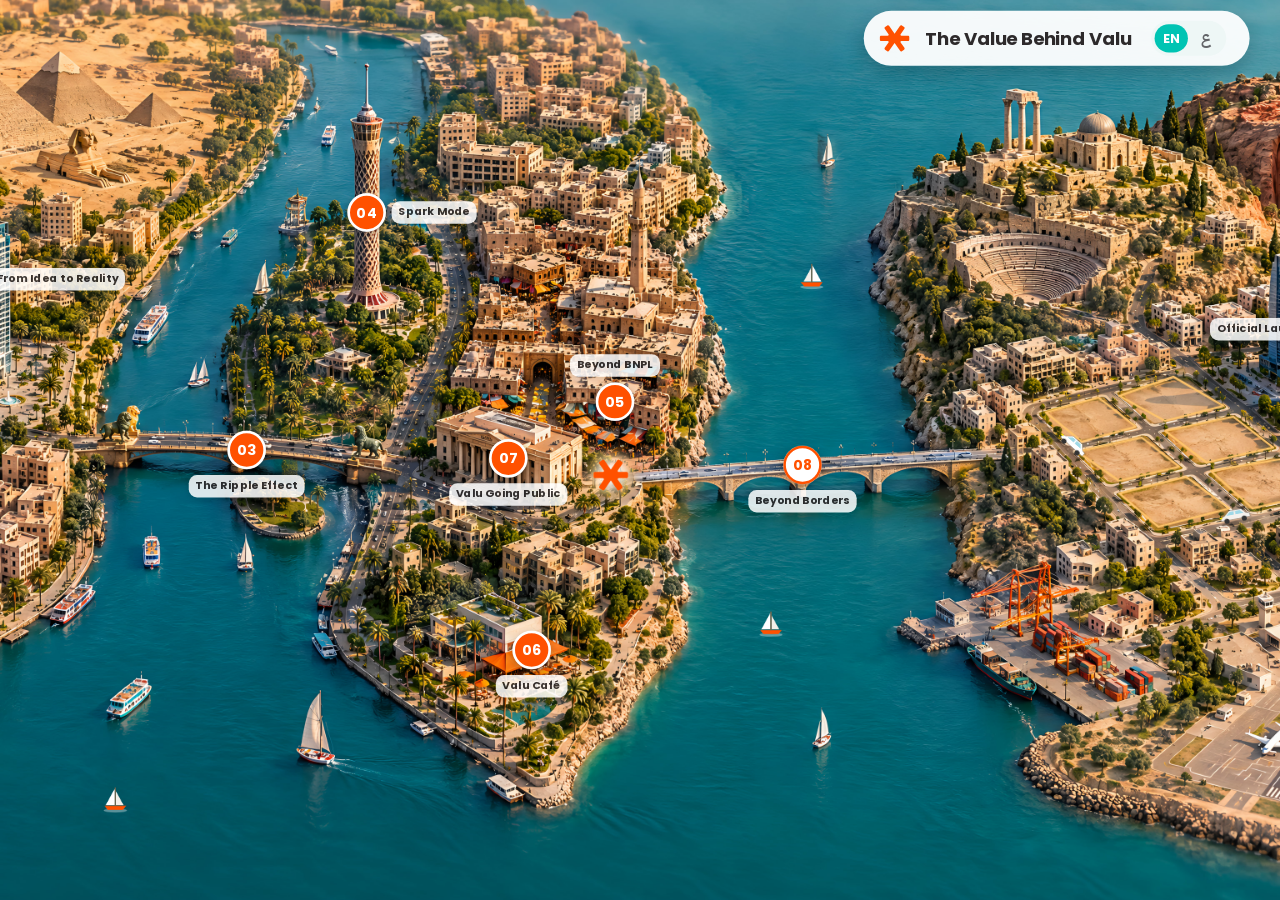
<file: index.html>
<!doctype html>
<html lang="en">
<head>
<meta charset="utf-8">
<meta name="viewport" content="width=device-width, initial-scale=1, maximum-scale=1, minimum-scale=1, user-scalable=no, viewport-fit=cover">
<meta name="theme-color" content="#00C4B3">
<title>The Valu Story</title>
<link rel="stylesheet" href="css/fonts.css?v=202610121912">
<link rel="stylesheet" href="css/app.css?v=202610121912">
</head>
<body>
<div id="stage">
  <!-- Layers, bottom → top (spec §5) -->
  <div id="cam" class="cam full">             <!-- the world: zooms and pans together (js/camera.js) -->
    <img id="world" alt="" draggable="false">  <!-- assets/world.jpg (4K) -->
    <div id="overlay" class="full"></div>       <!-- landmark glows + plot outlines -->
    <div id="movers" class="full"></div>        <!-- cars, boats, plane (below buildings) -->
    <div id="buildings" class="full"></div>     <!-- SVG buildings rising on the plots -->
    <div id="labels" class="full"></div>        <!-- story points + label pills -->
    <canvas id="fx" class="full" width="1920" height="1080"></canvas>
    <div id="pops" class="full"></div>          <!-- pop-up icons, the Spark drawing itself -->
  </div>
  <div id="links" class="full"></div>         <!-- card connector lines (screen space, above the world, under cards) -->
  <div id="hit" class="full"></div>           <!-- invisible tap layer (screen space; taps → world via the camera) -->
  <div id="cam2" class="cam full">
    <div id="drag" class="full"></div>          <!-- the bridge Spark guests can drag (chapter 08) -->
  </div>
  <div id="hud" class="full"></div>           <!-- title pill + headline -->
  <div id="cards"></div>
  <div id="intro"></div>                      <!-- start screen: removed 12 Oct (client); js/intro.js still provides the language switch -->
  <div id="boot">The Valu Story</div>
  <div id="dots" class="full"></div>
  <div id="debug"></div>
  <div id="corner"><div class="fill"></div></div>
  <div id="admin"></div>
  <div id="editor"></div>
</div>

<!-- Classic scripts in a fixed order: no modules, no fetch → runs from file:// -->
<script src="config/story.js?v=202610121912"></script>
<script src="config/media.js?v=202610121912"></script>
<script src="config/layout.js?v=202610121912"></script>
<script src="config/sprites.js?v=202610121912"></script>
<script src="config/watermask.js?v=202610121912"></script>
<script src="config/globe.js?v=202610121912"></script>
<script src="vendor/d3-array.min.js?v=202610121912"></script>
<script src="vendor/d3-geo.min.js?v=202610121912"></script>
<script src="js/util.js?v=202610121912"></script>
<script src="js/stage.js?v=202610121912"></script>
<!-- camera.js needs the loop + stage; it is started after story.js exists (see below) -->
<script src="js/audio.js?v=202610121912"></script>
<script src="js/art.js?v=202610121912"></script>
<script src="js/fx.js?v=202610121912"></script>
<script src="js/world.js?v=202610121912"></script>
<script src="js/story.js?v=202610121912"></script>
<script src="js/interact.js?v=202610121912"></script>
<script src="js/camera.js?v=202610121912"></script>
<script src="js/intro.js?v=202610121912"></script>
<script src="js/editor.js?v=202610121912"></script>
<script src="js/main.js?v=202610121912"></script>
<script>if ("serviceWorker" in navigator && location.protocol === "https:") navigator.serviceWorker.register("sw.js");</script>
</body>
</html>
</file>
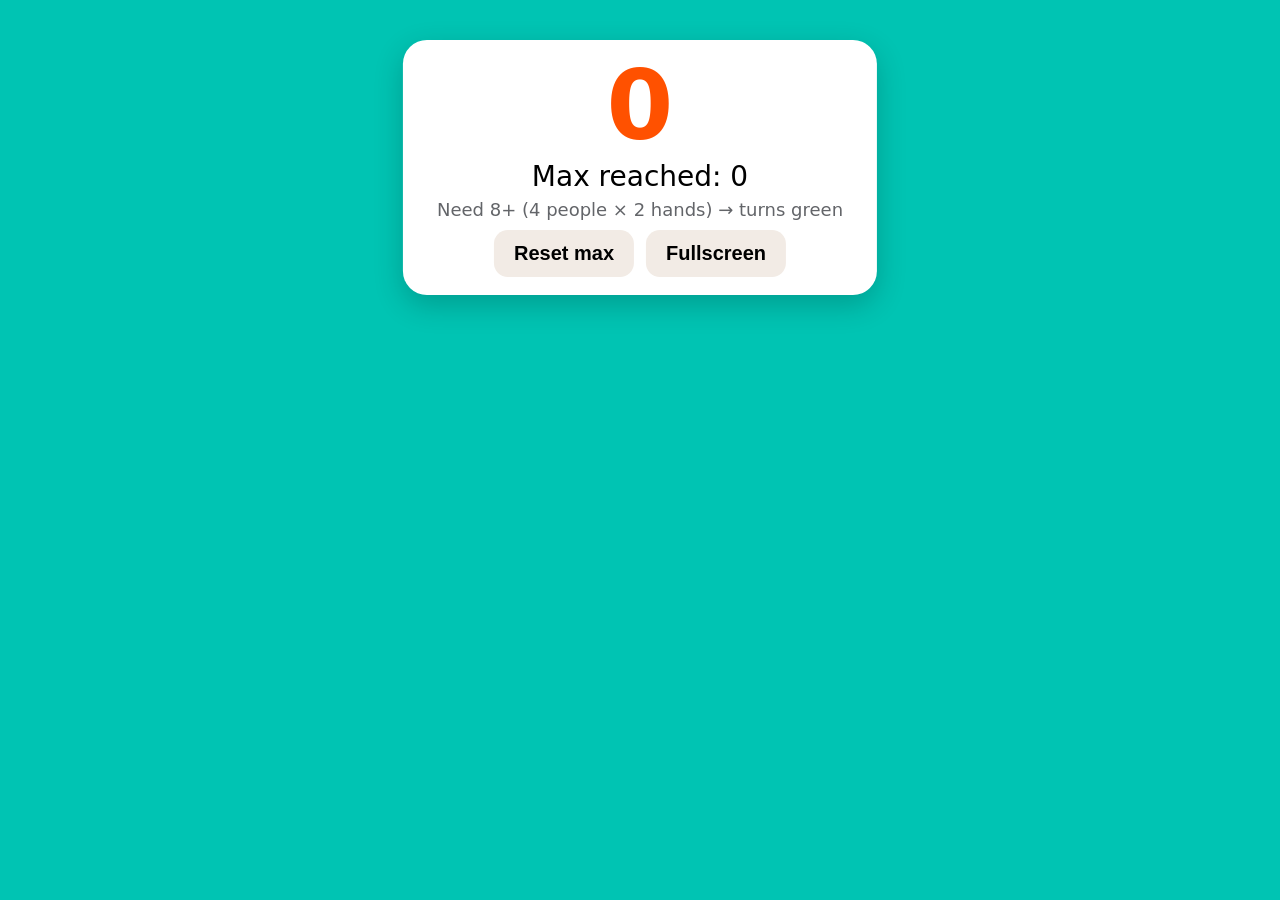
<file: touch-test.html>
<!doctype html>
<html lang="en">
<head>
<meta charset="utf-8">
<meta name="viewport" content="width=device-width, initial-scale=1, maximum-scale=1, user-scalable=no">
<title>Touch test</title>
<style>
  html, body { margin: 0; height: 100%; overflow: hidden; background: #00C4B3; font-family: system-ui, sans-serif; touch-action: none; user-select: none; -webkit-user-select: none; }
  #hud { position: fixed; left: 50%; top: 40px; transform: translateX(-50%); background: #fff; border-radius: 24px; padding: 18px 34px; text-align: center; box-shadow: 0 10px 30px rgba(0,0,0,.2); }
  #now { font-size: 96px; font-weight: 800; color: #FF5100; line-height: 1; }
  #max { font-size: 28px; margin-top: 6px; }
  #max.ok { color: #0a9; font-weight: 800; }
  .hint { color: #636569; font-size: 18px; margin-top: 6px; }
  .d { position: fixed; width: 110px; height: 110px; margin: -55px 0 0 -55px; border-radius: 50%; border: 5px solid #fff; color: #fff; font: 800 40px/100px system-ui; text-align: center; pointer-events: none; }
  button { font-size: 20px; padding: 12px 20px; border-radius: 14px; border: 0; background: #f2ebe5; margin: 10px 6px 0; font-weight: 700; }
</style>
</head>
<body>
<div id="hud">
  <div id="now">0</div>
  <div id="max">Max reached: 0</div>
  <div class="hint">Need 8+ (4 people × 2 hands) → turns green</div>
  <button id="reset">Reset max</button><button id="fs">Fullscreen</button>
</div>
<script>
  const pts = new Map(); let max = 0;
  const cols = ["#FF5100", "#8347AD", "#0b8f84", "#e0a100", "#3a7bd5", "#d6336c", "#2f9e44", "#6b4f3a", "#5f3dc4", "#c2255c"];
  const now = document.getElementById("now"), mx = document.getElementById("max");
  function upd() { now.textContent = pts.size; max = Math.max(max, pts.size); mx.textContent = "Max reached: " + max; mx.className = max >= 8 ? "ok" : ""; }
  function free() { const used = new Set([...pts.values()].map((p) => p.n)); let n = 1; while (used.has(n)) n++; return n; }
  document.addEventListener("pointerdown", (e) => {
    if (e.target.tagName === "BUTTON") return;
    const n = free(), d = document.createElement("div");
    d.className = "d"; d.textContent = n; d.style.background = cols[(n - 1) % cols.length];
    document.body.appendChild(d); pts.set(e.pointerId, { n, d }); move(e); upd();
  });
  function move(e) { const p = pts.get(e.pointerId); if (p) { p.d.style.left = e.clientX + "px"; p.d.style.top = e.clientY + "px"; } }
  document.addEventListener("pointermove", move);
  ["pointerup", "pointercancel"].forEach((ev) => document.addEventListener(ev, (e) => { const p = pts.get(e.pointerId); if (p) { p.d.remove(); pts.delete(e.pointerId); upd(); } }));
  ["contextmenu", "selectstart"].forEach((ev) => document.addEventListener(ev, (e) => e.preventDefault()));
  document.addEventListener("touchmove", (e) => e.preventDefault(), { passive: false });
  document.getElementById("reset").onclick = () => { max = 0; upd(); };
  document.getElementById("fs").onclick = () => { const d = document.documentElement; (d.requestFullscreen || d.webkitRequestFullscreen).call(d); };
</script>
</body>
</html>
</file>
<file: css/fonts.css>
/* GENERATED by scripts/embed-fonts.mjs — do not edit by hand */
@font-face{font-family:"Fallback AR";font-weight:400;font-style:normal;font-display:block;src:url([data-uri]) format("woff2");}
@font-face{font-family:"Fallback AR";font-weight:700;font-style:normal;font-display:block;src:url([data-uri]) format("woff2");}
@font-face{font-family:"Fallback EN";font-weight:400;font-style:normal;font-display:block;src:url([data-uri]) format("woff2");}
@font-face{font-family:"Fallback EN";font-weight:700;font-style:normal;font-display:block;src:url([data-uri]) format("woff2");}
</file>
<file: css/app.css>
/* The Valu Story — styles. Brand: Orange #FF5100 · Teal #00C4B3 · white.
   Only transform and opacity are ever animated. */
:root {
  --or: #FF5100; --te: #00C4B3; --white: #fff;
  --purple: #8347AD; --yellow: #FCE200; --gray: #636569; /* tiny accents only */
  --ink: #2d2a2b;
  /* Fonts: brand files (embedded by scripts/embed-fonts.mjs) win over the bundled fallbacks. */
  --en: "Brand EN", "Fallback EN", "Fallback AR", system-ui, sans-serif;
  --ar: "Brand AR", "Fallback AR", "Fallback EN", system-ui, sans-serif;
}
* { box-sizing: border-box; -webkit-tap-highlight-color: transparent; }
html, body {
  margin: 0; width: 100%; height: 100%; overflow: hidden;
  background: var(--te); /* letterbox */
  touch-action: none; overscroll-behavior: none;
  -webkit-user-select: none; user-select: none; -webkit-touch-callout: none;
}
body { font-family: var(--en); color: var(--ink); }
img { -webkit-user-drag: none; pointer-events: none; }
button { font: inherit; color: inherit; border: 0; background: none; padding: 0; cursor: pointer; touch-action: none; }

/* ---------- stage + layers (bottom → top, spec §5) ---------- */
#stage {
  --vx0: 0px; --vy0: 0px; --vx1: 1920px; --vy1: 1080px; /* visible part of the stage (set by stage.js) */
  position: absolute; left: 0; top: 0; width: 1920px; height: 1080px;
  transform-origin: 0 0; overflow: hidden; touch-action: none;
  background: var(--te);
}
#stage > *, .cam > * { position: absolute; left: 0; top: 0; }
.cam { transform-origin: 0 0; pointer-events: none; } /* touches pass through to the tap layer; the bridge Spark re-enables its own */
body.cam-moving .cam { will-change: transform; } /* smooth while moving; re-drawn sharp when it stops */
.full { width: 1920px; height: 1080px; }
#world { width: 1920px; height: 1080px; opacity: 0; transition: opacity 1.2s cubic-bezier(.22, 1, .36, 1); }
body.ready #world { opacity: 1; }
#overlay, #movers, #buildings, #labels, #links, #pops, #dots, #drag { pointer-events: none; }
/* the bridge Spark (chapter 08 drag) — never rotated, only moved */
.bspark { position: absolute; left: 0; top: 0; width: 84px; height: 84px; margin: -42px 0 0 -42px; pointer-events: auto; touch-action: none; display: flex; align-items: center; justify-content: center; will-change: transform, opacity; }
.bspark .spark { position: relative; display: block; filter: drop-shadow(0 0 6px rgba(255, 255, 255, .9)); }
.bspark-halo { position: absolute; left: 6px; top: 6px; width: 72px; height: 72px; border-radius: 50%; background: radial-gradient(circle, rgba(255, 255, 255, .85) 0%, rgba(255, 200, 120, .45) 45%, rgba(255, 81, 0, 0) 72%); animation: halo 2.2s ease-in-out infinite; will-change: transform, opacity; }
.bspark.dragging .bspark-halo { animation: none; transform: scale(1.25); opacity: 1; }
@keyframes halo { 0%, 100% { transform: scale(.9); opacity: .65; } 50% { transform: scale(1.15); opacity: 1; } }
.bghost { position: absolute; left: 0; top: 0; width: 44px; height: 44px; margin: -22px 0 0 -22px; border-radius: 50%; background: rgba(255, 255, 255, .6); border: 3px solid rgba(255, 255, 255, .9); opacity: 0; pointer-events: none; will-change: transform, opacity; }
.card-link { position: absolute; left: 0; top: 0; overflow: visible; will-change: opacity; }

/* ---------- bilingual text ---------- */
.bi { display: inline-flex; flex-direction: column; line-height: 1.15; }
.bi .ar { font-family: var(--ar); }
.bi .en { font-family: var(--en); }

/* ---------- boot message ---------- */
#boot {
  left: calc((var(--vx0) + var(--vx1)) / 2) !important; top: calc((var(--vy0) + var(--vy1)) / 2) !important; transform: translate(-50%, -50%);
  font: 700 30px var(--en); color: #fff; transition: opacity .6s;
}
body.ready #boot { opacity: 0; }
#boot.err { opacity: 1 !important; background: rgba(0, 0, 0, .55); padding: 14px 24px; border-radius: 14px; }

/* ---------- debug overlay (key D) ---------- */
#debug {
  left: calc(var(--vx0) + 14px) !important; top: calc(var(--vy0) + 14px) !important;
  background: rgba(0, 0, 0, .7); color: #9fffe9;
  font: 16px/1.4 ui-monospace, Consolas, monospace; padding: 8px 12px; border-radius: 10px;
  white-space: pre; pointer-events: none; display: none;
}
body.debug #debug { display: block; }
#dots { display: none; }
body.debug #dots { display: block; }
.tdot {
  position: absolute; left: 0; top: 0;
  width: 64px; height: 64px; margin: -32px 0 0 -32px; border-radius: 50%;
  background: rgba(255, 81, 0, .55); border: 4px solid #fff;
  color: #fff; font: 700 24px/56px var(--en); text-align: center;
  will-change: transform;
}

/* ---------- landmark glows + plot outlines ---------- */
.glow { position: absolute; left: 0; top: 0; overflow: visible; opacity: 0; transition: opacity .6s cubic-bezier(.22, 1, .36, 1); will-change: opacity; }
.glow.on { opacity: 1; }
.plot-outline { position: absolute; left: 0; top: 0; overflow: visible; animation: breathe 2.8s ease-in-out infinite; will-change: opacity; }
.plot-outline.built { animation: none; opacity: 0; }
@keyframes breathe { 0%, 100% { opacity: .22; } 50% { opacity: .6; } }

/* ---------- buildings + movers ---------- */
#buildings { z-index: 0; } /* own stacking context: buildings' depth z-index never rises above cards */
.bld { position: absolute; left: 0; top: 0; overflow: hidden; transform-origin: 50% 100%; will-change: transform, opacity; }
.bld-in, .bld-in img, .bld-in svg { display: block; width: 100%; height: 100%; }
.bld-in { will-change: transform; }
.mover { position: absolute; left: 0; top: 0; transform-origin: 0 0; opacity: 0; will-change: transform, opacity; }
.mover svg { display: block; }

/* ---------- story points + labels ---------- */
.pt { position: absolute; left: 0; top: 0; width: 0; height: 0; }
.pt-in { position: absolute; left: 0; top: 0; width: 0; height: 0; transform: scale(var(--pk, 1)); transform-origin: 0 0; } /* transform, not 'scale:' (old Android browsers) */
.bspark > svg { transform: scale(var(--pk, 1)); }
.bspark > * { scale: var(--pk, 1); }
.pt-dot, .pt-ring { position: absolute; left: -23px; top: -23px; width: 46px; height: 46px; border-radius: 50%; }
.pt-dot {
  background: var(--or); border: 3px solid #fff; color: #fff;
  font: 700 17px/40px var(--en); text-align: center; letter-spacing: .02em;
  box-shadow: 0 4px 12px rgba(0, 0, 0, .28); transition: transform .35s cubic-bezier(.34, 1.56, .64, 1);
}
.pt.inv .pt-dot { background: #fff; color: var(--or); border-color: var(--or); }
.pt-ring { border: 3px solid #fff; animation: ring 2.6s cubic-bezier(.22, 1, .36, 1) infinite; will-change: transform, opacity; }
.pt.on .pt-ring { animation-duration: .9s; }
.pt.on .pt-dot { transform: scale(1.14); }
@keyframes ring { 0% { transform: scale(1); opacity: .9; } 100% { transform: scale(2.1); opacity: 0; } }
.pt-label {
  position: absolute; white-space: nowrap; text-align: center;
  background: rgba(255, 255, 255, .95); border-radius: 10px; padding: 3px 8px 4px;
  box-shadow: 0 2px 8px rgba(0, 0, 0, .16); opacity: .9;
}
.pt-label .bi { align-items: center; }
.pt-label .ar { font-size: 10.4px; font-weight: 700; color: var(--ink); }
.pt-label .en { font-size: 9.6px; font-weight: 700; color: var(--or); }
.side-r .pt-label { left: 30px; top: 0; transform: translateY(-50%); }
.side-l .pt-label { right: 30px; top: 0; transform: translateY(-50%); }
.side-t .pt-label { bottom: 30px; left: 0; transform: translateX(-50%); }
.side-b .pt-label { top: 30px; left: 0; transform: translateX(-50%); }

/* ---------- DOM effects ---------- */
.pop-icon {
  position: absolute; left: 0; top: 0; width: 60px; height: 60px; border-radius: 50%;
  background: #fff; display: flex; align-items: center; justify-content: center;
  box-shadow: 0 6px 18px rgba(0, 0, 0, .25); will-change: transform, opacity;
}
.pop-spark { position: absolute; left: 0; top: 0; will-change: transform, opacity; }
.pop-spark svg { display: block; }

/* ---------- title pill + headline ---------- */
#hud { pointer-events: none; }
.title-pill {
  position: absolute; transform: translate(-50%, -50%);
  display: flex; align-items: center; gap: 14px;
  background: rgba(255, 255, 255, .95); border-radius: 999px; padding: 10px 28px 10px 14px;
  box-shadow: 0 8px 26px rgba(0, 0, 0, .2); white-space: nowrap;
  transition: opacity .7s cubic-bezier(.22, 1, .36, 1);
}
.title-pill.dim { opacity: .3; }
.title-pill .spark { flex: none; display: block; }
.title-main { font-size: 22px; font-weight: 700; color: var(--ink); }
.title-main .ar { font-family: var(--ar); }
.title-sub { font-size: 14px; color: var(--gray); margin-top: 2px; }
.title-sub .ar { font-family: var(--ar); }
.title-pill.touring .title-sub { color: var(--or); }
.dot { margin: 0 8px; opacity: .6; }
.headline {
  position: absolute; transform: translate(-50%, -50%); opacity: 0;
  text-align: center; color: #fff; white-space: nowrap; pointer-events: none;
  text-shadow: 0 0 28px rgba(0, 20, 26, .55), 0 0 10px rgba(0, 20, 26, .45), 0 2px 4px rgba(0, 0, 0, .45);
  will-change: transform, opacity;
}
.hl-ar { font: 700 51px/1.3 var(--ar); }
.hl-en { font: 700 63px/1.08 var(--en); margin-top: 2px; white-space: nowrap; }

/* ---------- chapter cards ---------- */
#cards { width: 0; height: 0; }
.card {
  position: absolute; left: 0; top: 0; width: 460px;
  background: #fff; border-radius: 26px; padding: 16px 24px 18px 30px; overflow: hidden; text-align: center;
  box-shadow: 0 18px 50px rgba(0, 0, 0, .25), 0 4px 12px rgba(0, 0, 0, .12);
  transform-origin: 50% 50%; will-change: transform, opacity;
}
.card::before { content: ""; position: absolute; left: 0; top: 0; bottom: 0; width: 9px; background: #E7C48F; }
.card.edge-jordan::before { background: var(--or); }
.card.edge-bridge::before { background: linear-gradient(180deg, #E7C48F, var(--or)); }
.card-top { display: flex; align-items: center; gap: 10px; margin-bottom: 10px; }
.chip { background: var(--or); color: #fff; font: 700 15px/1 var(--en); border-radius: 999px; padding: 6px 11px; }
.year { color: var(--te); font: 700 15px var(--en); }
.where { margin-left: auto; font: 700 12px var(--en); letter-spacing: .06em; color: var(--gray); }
.card-x { flex: none; width: 44px; height: 44px; margin: -8px -12px -8px 4px; border-radius: 50%; background: #f3ede8; color: var(--gray); display: flex; align-items: center; justify-content: center; }
.card-x:active { background: #e8ddd3; }
.where .ar { font-family: var(--ar); letter-spacing: 0; }
.card-title.ar { font: 700 30px/1.2 var(--ar); color: var(--ink); }
.card-title.en { font: 700 24px/1.15 var(--en); color: var(--or); margin-bottom: 4px; }
.card-meta { position: absolute; left: 30px; top: 18px; display: flex; flex-direction: column; align-items: flex-start; gap: 2px; text-align: left; }
.card-meta .where { margin: 0; font-size: 11px; }
.card-x { position: absolute; right: 14px; top: 14px; margin: 0; }
.card-hero { position: relative; width: 150px; height: 150px; margin: 0 auto 8px; }
.card-hero img { display: block; width: 150px; height: 150px; border-radius: 50%; object-fit: cover; border: 3px solid var(--or); box-shadow: 0 6px 18px rgba(0, 0, 0, .18); background: #e9e3dc; }
.card-hero .chip { position: absolute; left: -2px; bottom: 6px; font-size: 16px; padding: 7px 12px; box-shadow: 0 2px 6px rgba(0, 0, 0, .2); }
.card-place { display: flex; align-items: center; justify-content: center; gap: 6px; margin: 0 0 7px; font-size: 13px; font-weight: 700; color: var(--gray); }
.card-place .ar { font-family: var(--ar); }
.card-place svg { flex: none; }
.card-line.ar { font: 400 18px/1.45 var(--ar); color: var(--ink); text-wrap: balance; }
.card-line.en { font: 400 15px/1.35 var(--en); color: var(--gray); margin-top: 3px; text-wrap: balance; }

/* ---------- admin corner + panel ---------- */
#corner { width: 110px; height: 110px; left: var(--vx0) !important; top: var(--vy0) !important; }
#corner .fill { position: absolute; left: 22px; top: 22px; width: 66px; height: 66px; border-radius: 50%; border: 4px solid #fff; background: rgba(255, 81, 0, .35); transform: scale(0); opacity: 0; }
#corner.holding .fill { opacity: 1; }
#admin {
  left: calc((var(--vx0) + var(--vx1)) / 2) !important; top: calc((var(--vy0) + var(--vy1)) / 2) !important; transform: translate(-50%, -50%);
  display: none; min-width: 600px; background: #fff; border-radius: 24px; padding: 24px 30px;
  box-shadow: 0 30px 80px rgba(0, 0, 0, .35);
}
#admin.open { display: block; }
#admin h3 { margin: 0 0 12px; color: var(--or); font-size: 24px; }
#admin .row { display: flex; align-items: center; gap: 10px; margin: 10px 0; }
#admin button { background: #f4ece6; border-radius: 14px; padding: 14px 20px; font-weight: 700; font-size: 18px; }
#admin button.main { background: var(--or); color: #fff; }
#admin button.close { background: var(--te); color: #fff; margin-left: auto; }
#admin button:disabled { opacity: .45; }
#admin .vol { display: flex; align-items: center; gap: 10px; font-weight: 700; }
#admin input[type=range] { width: 200px; }
#admin .meta { color: var(--gray); font-size: 14px; margin-left: 8px; }

/* ---------- Edit mode (spec §8) ---------- */
#editor { display: none; width: 1920px; height: 1080px; font-family: var(--en); }
body.editing #editor { display: block; }
body.editing #corner, body.editing #cards { display: none; }
.ed-svg { position: absolute; left: 0; top: 0; pointer-events: none; }
.ed-txt { font: 700 15px var(--en); paint-order: stroke; stroke: rgba(0, 0, 0, .55); stroke-width: 4px; }
.ed-surface { position: absolute; left: 0; top: 0; width: 1920px; height: 1080px; touch-action: none; cursor: crosshair; }
.ed-bar {
  position: absolute; left: var(--vx0); top: var(--vy0); width: calc(var(--vx1) - var(--vx0)); min-height: 58px;
  display: flex; flex-wrap: wrap; align-items: center; gap: 8px; padding: 7px 12px;
  background: rgba(32, 32, 36, .9); color: #fff; box-shadow: 0 4px 16px rgba(0, 0, 0, .3);
}
#editor.dock-bottom .ed-bar { top: auto; bottom: calc(1080px - var(--vy1)); }
.ed-name { font-weight: 700; color: var(--or); margin-right: 8px; font-size: 18px; }
.ed-sep { width: 1px; height: 30px; background: rgba(255, 255, 255, .25); margin: 0 4px; }
#editor button {
  min-height: 44px; min-width: 44px; padding: 0 14px; border-radius: 12px;
  background: rgba(255, 255, 255, .12); color: #fff; font-weight: 700; font-size: 16px;
}
#editor button.on { background: var(--te); }
#editor button.armed, #editor button.danger { background: #c62f00; }
#editor button:disabled { opacity: .35; }
#editor button.ed-exit { margin-left: auto; background: var(--or); }
.ed-hint {
  position: absolute; left: calc((var(--vx0) + var(--vx1)) / 2); top: calc(var(--vy0) + 70px); transform: translateX(-50%);
  display: flex; align-items: center; gap: 10px; white-space: nowrap;
  background: rgba(32, 32, 36, .88); color: #fff; border-radius: 14px; padding: 6px 8px 6px 18px; font-size: 17px;
}
#editor.dock-bottom .ed-hint { top: auto; bottom: calc(1080px - var(--vy1) + 70px); }
#editor.drawing .ed-hint { background: var(--te); }
#editor .ed-hint button { background: rgba(255, 255, 255, .22); }
.ed-panel {
  position: absolute; left: 16px; top: 130px; width: 340px; display: none;
  background: rgba(32, 32, 36, .93); color: #fff; border-radius: 18px; padding: 16px 18px 18px;
  box-shadow: 0 12px 34px rgba(0, 0, 0, .35);
}
.ed-panel.open { display: block; }
.ed-panel h4, .ed-modal h4 { margin: 0 0 10px; font-size: 20px; color: var(--or); }
.ed-panel label { display: block; margin: 12px 0 6px; font-size: 14px; color: #ccc; font-weight: 700; }
.ed-panel select { width: 100%; min-height: 44px; font-size: 16px; border-radius: 10px; border: 0; padding: 0 8px; }
.ed-panel .row, .ed-modal .row { display: flex; gap: 8px; margin-top: 10px; flex-wrap: wrap; align-items: center; }
.ed-panel p, .ed-modal p { margin: 6px 0; font-size: 15px; line-height: 1.4; color: #ddd; }
.ed-panel p.small { font-size: 13px; color: #bbb; }
.ed-list { display: flex; flex-direction: column; gap: 6px; max-height: 560px; overflow: auto; }
#editor .ed-list button { text-align: left; }
.ed-grid { display: grid; grid-template-columns: 1fr 1fr 1fr; gap: 6px; }
.ed-modal {
  position: absolute; left: calc((var(--vx0) + var(--vx1)) / 2); top: calc((var(--vy0) + var(--vy1)) / 2); transform: translate(-50%, -50%); width: min(980px, calc(var(--vx1) - var(--vx0) - 40px)); display: none;
  background: rgba(32, 32, 36, .97); color: #fff; border-radius: 20px; padding: 22px 26px; box-shadow: 0 30px 80px rgba(0, 0, 0, .5);
}
.ed-modal.open { display: block; }
.ed-modal textarea { width: 100%; height: 520px; font: 13px/1.35 ui-monospace, Consolas, monospace; border-radius: 10px; border: 0; padding: 10px; user-select: text; -webkit-user-select: text; }
#editor .ed-modal button.main { background: var(--or); }
.ed-copied { font-weight: 700; color: var(--te); }
.ed-toast {
  position: absolute; left: calc((var(--vx0) + var(--vx1)) / 2); bottom: calc(1080px - var(--vy1) + 40px); transform: translate(-50%, 20px); opacity: 0;
  background: rgba(32, 32, 36, .92); color: #fff; padding: 12px 22px; border-radius: 14px; font-size: 17px; font-weight: 700;
  transition: opacity .25s, transform .25s cubic-bezier(.22, 1, .36, 1); pointer-events: none;
}
.ed-toast.show { opacity: 1; transform: translate(-50%, 0); }
.ed-toast.warn { background: #c62f00; }
#editor.dock-bottom .ed-toast { bottom: auto; top: calc(var(--vy0) + 40px); }

/* =================== v2 (client deck, 11 Oct 2026) =================== */
/* one language at a time */
body.lang-ar .card, body.lang-ar .title-main { font-family: var(--ar); }
.pt-label .lb { display: block; font-size: 13px; font-weight: 700; color: var(--ink); white-space: nowrap; }
body.lang-ar .pt-label .lb { font-family: var(--ar); font-size: 14px; }
.title-main.ar { font-family: var(--ar); }
.lang-switch { pointer-events: auto; display: flex; gap: 2px; margin-left: 10px; padding: 4px; border-radius: 999px; background: #EEF7F6; }
.lang-switch span { min-width: 40px; height: 34px; border-radius: 999px; display: flex; align-items: center; justify-content: center; font: 700 15px var(--en); color: var(--gray); }
.lang-switch span.ar { font-family: var(--ar); font-size: 18px; }
.lang-switch span.on { background: var(--te); color: #fff; }
.title-pill { pointer-events: none; }

/* the event card: media on top, then title (teal) and text (grey) in one language */
.card { width: 480px; padding: 0 0 20px; text-align: start; }
.card::before { display: none; }
.card-media { position: relative; width: 480px; height: 240px; overflow: hidden; background: linear-gradient(135deg, #E9FBF9, #FFE9DF); }
.card-media > img, .card-media > video { display: block; width: 100%; height: 100%; object-fit: cover; }
.card-badge { position: absolute; left: 16px; inset-inline-start: 16px; bottom: -1px; width: 58px; height: 58px; border-radius: 50% 50% 0 0; background: #fff; display: flex; align-items: center; justify-content: center; padding-top: 4px; }
.card-badge .spark { display: block; }
.card-x { position: absolute; right: 12px; top: 12px; margin: 0; background: rgba(255, 255, 255, .92); box-shadow: 0 2px 8px rgba(0, 0, 0, .15); }
.card[dir="rtl"] .card-x { right: auto; left: 12px; }
.card-text { padding: 12px 26px 0; }
.card-title { font: 700 28px/1.2 var(--en); color: var(--te); margin: 4px 0 6px; }
.card.ar .card-title { font: 700 30px/1.3 var(--ar); }
.card-place { display: flex; align-items: center; gap: 6px; margin: 0 0 8px; font-size: 13px; font-weight: 700; color: var(--gray); justify-content: flex-start; }
.card-lead { font: 700 17px/1.4 var(--en); color: var(--gray); margin-bottom: 6px; }
.card-body { font: 400 15.5px/1.5 var(--en); color: var(--gray); }
.card.ar .card-lead { font: 700 18.5px/1.55 var(--ar); }
.card.ar .card-body { font: 400 17px/1.65 var(--ar); }

/* media: icons revolving around the Spark */
.m-orbit { position: absolute; top: 0; right: 0; bottom: 0; left: 0; background: radial-gradient(ellipse at center, #FFFFFF 0%, #E3F8F5 55%, #BFEDE8 100%); }
.m-ring { position: absolute; left: 50%; top: 50%; width: 0; height: 0; animation: m-spin 16s linear infinite; }
.m-ico { position: absolute; left: 0; top: 0; transform: rotate(var(--a)) translate(92px) rotate(calc(-1 * var(--a))); }
.m-ico i { display: flex; width: 54px; height: 54px; margin: -27px 0 0 -27px; border-radius: 50%; background: #fff; box-shadow: 0 4px 12px rgba(0, 80, 80, .18); align-items: center; justify-content: center; animation: m-spin 16s linear infinite reverse; }
.m-core { position: absolute; left: 50%; top: 50%; width: 70px; height: 70px; margin: -35px 0 0 -35px; }
@keyframes m-spin { to { transform: rotate(360deg); } }
.m-ico i { will-change: transform; }
/* media: the Spark, animated */
.m-spark { position: absolute; top: 0; right: 0; bottom: 0; left: 0; display: flex; align-items: center; justify-content: center; background: radial-gradient(circle at 50% 50%, #FFFFFF 0%, #FFE4D6 60%, #FFC7AE 100%); }
/* media: Egypt → Jordan mini map */
.m-map { position: absolute; top: 0; right: 0; bottom: 0; left: 0; }
.m-map img { width: 100%; height: 100%; object-fit: cover; display: block; }
.m-orb { position: absolute; left: 0; top: 0; width: 26px; height: 26px; margin: -13px 0 0 -13px; border-radius: 50%; background: radial-gradient(circle, #fff 0%, #FFC08A 40%, rgba(255, 81, 0, 0) 72%); will-change: transform; }
.m-tag { position: absolute; top: 14px; padding: 4px 12px; border-radius: 999px; background: rgba(255, 255, 255, .92); font: 700 13px var(--en); color: var(--ink); letter-spacing: .06em; }
.m-tag.eg { left: 14px; } .m-tag.jo { right: 60px; }
body.lang-ar .m-tag { font-family: var(--ar); letter-spacing: 0; font-size: 15px; }

/* start screen: globe + language choice */
#intro { display: none; width: 1920px; height: 1080px; z-index: 50; pointer-events: auto; touch-action: none;
  background: radial-gradient(ellipse at 50% 55%, #0E5B63 0%, #0A3D45 55%, #062A31 100%); }
#intro .in-globe { position: absolute; left: 0; top: 0; width: 1920px; height: 1080px; }
#intro .in-top { position: absolute; left: 0; right: 0; top: 48px; display: flex; flex-direction: column; align-items: center; gap: 14px; color: #fff; will-change: transform, opacity; }
#intro .in-spark .spark { display: block; }
#intro .in-title { display: flex; align-items: baseline; gap: 22px; font: 700 54px/1.1 var(--en); text-shadow: 0 4px 24px rgba(0, 0, 0, .35); }
#intro .in-title .ar { font-family: var(--ar); font-size: 56px; }
#intro .in-title .sep { width: 2px; height: 46px; background: rgba(255, 255, 255, .5); align-self: center; }
#intro .in-bottom { position: absolute; left: 0; right: 0; bottom: 48px; display: flex; flex-direction: column; align-items: center; gap: 18px; color: #fff; will-change: transform, opacity; }
#intro .in-choose { font: 400 24px var(--en); opacity: .92; }
#intro .in-choose .ar { font-family: var(--ar); font-size: 26px; }
#intro .in-choose .dot { margin: 0 14px; color: var(--or); }
#intro .in-btns { display: flex; gap: 28px; }
#intro .in-btns button { min-width: 280px; height: 92px; border-radius: 999px; background: #fff; color: var(--te); font: 700 34px var(--en);
  box-shadow: 0 10px 30px rgba(0, 0, 0, .3); transition: transform .15s; }
#intro .in-btns button.ar { font-family: var(--ar); font-size: 38px; }
#intro .in-btns button.pressed, #intro .in-btns button:active { transform: scale(.94); background: var(--or); color: #fff; }
#corner, #admin { z-index: 60; } /* staff can always reach the admin panel, even on the start screen */
#debug, #dots { z-index: 61; }
.card.compact .card-media { height: 0 !important; } /* beats the per-photo inline height */
.card.compact .card-badge { display: none; }
.card.compact .card-text { padding-top: 22px; padding-inline-end: 64px; }
.card.compact .card-body { font-size: 14.5px; }
.card.compact.ar .card-body { font-size: 16px; }
/* chapter 08: plane flight Cairo → Amman */
.m-flight { position: absolute; top: 0; right: 0; bottom: 0; left: 0; overflow: hidden; }
.m-flight canvas { position: absolute; left: 0; top: 0; width: 100%; height: 100%; }
.m-flight .f-plane, .m-flight .f-shadow { position: absolute; left: -24px; top: -24px; width: 48px; height: 48px; will-change: transform, opacity; }
.m-flight .f-plane { color: #fff; filter: drop-shadow(0 0 1.5px rgba(160, 60, 0, .55)); }
.m-flight .f-plane svg path { stroke: #FF5100; stroke-width: 1.4px; }
.m-flight .f-shadow { color: #00323a; }
.m-flight .f-dot { position: absolute; left: -3px; top: -3px; width: 6px; height: 6px; border-radius: 50%; background: #FF5100; box-shadow: 0 0 0 1.5px #fff; opacity: 0; will-change: opacity; }
.m-flight .f-ring { position: absolute; left: -14px; top: -14px; width: 28px; height: 28px; border-radius: 50%; border: 2.5px solid #FF5100; opacity: 0; will-change: transform, opacity; }
.m-flight .f-tag { position: absolute; left: 0; top: 0; padding: 3px 10px; border-radius: 999px; background: rgba(255, 255, 255, .94); font: 700 12px var(--en); color: var(--ink); letter-spacing: .06em; white-space: nowrap; }
body.lang-ar .m-flight .f-tag { font-family: var(--ar); letter-spacing: 0; font-size: 14px; }
/* chapter 05: product logos, one after another */
.m-logos { position: absolute; top: 0; right: 0; bottom: 0; left: 0; overflow: hidden; background: radial-gradient(ellipse at center, #FFFFFF 0%, #F2FBFA 60%, #DDF4F1 100%); }
.m-logos img { position: absolute; left: 50%; top: 46%; opacity: 0; will-change: transform, opacity; }
.m-logos .l-dots { position: absolute; left: 0; right: 0; bottom: 14px; display: flex; justify-content: center; gap: 7px; }
.m-logos .l-dots i { width: 7px; height: 7px; border-radius: 50%; background: var(--te); opacity: .3; will-change: opacity; }
/* chapter 03: the Spark with every category icon orbiting it */
.m-cats { position: absolute; top: 0; right: 0; bottom: 0; left: 0; overflow: hidden; background: radial-gradient(ellipse at center, #FFFFFF 0%, #EDF9F7 55%, #CFEFEB 100%); }
.m-cats .c-path { position: absolute; left: 0; top: 0; }
.m-cats .c-path ellipse { fill: none; stroke: rgba(0, 196, 179, .35); stroke-width: 1.5; stroke-dasharray: 2 7; stroke-linecap: round; }
.m-cats .c-core { position: absolute; left: 50%; top: 50%; width: 88px; height: 88px; margin: -44px 0 0 -44px; }
.m-cats .c-core .spark { display: block; }
.m-cats .c-ico { position: absolute; left: 0; top: 0; will-change: transform, opacity; }
.m-cats .c-ico i { display: flex; width: 46px; height: 46px; margin: -23px 0 0 -23px; border-radius: 50%; background: #fff; box-shadow: 0 3px 10px rgba(0, 80, 80, .16); align-items: center; justify-content: center; }
.m-cats .c-ico img { width: 28px; height: 28px; display: block; }

/* old Android browsers without 'inset-inline-start': badge on the right in Arabic */
.card[dir="rtl"] .card-badge { left: auto; right: 16px; }
</file>
